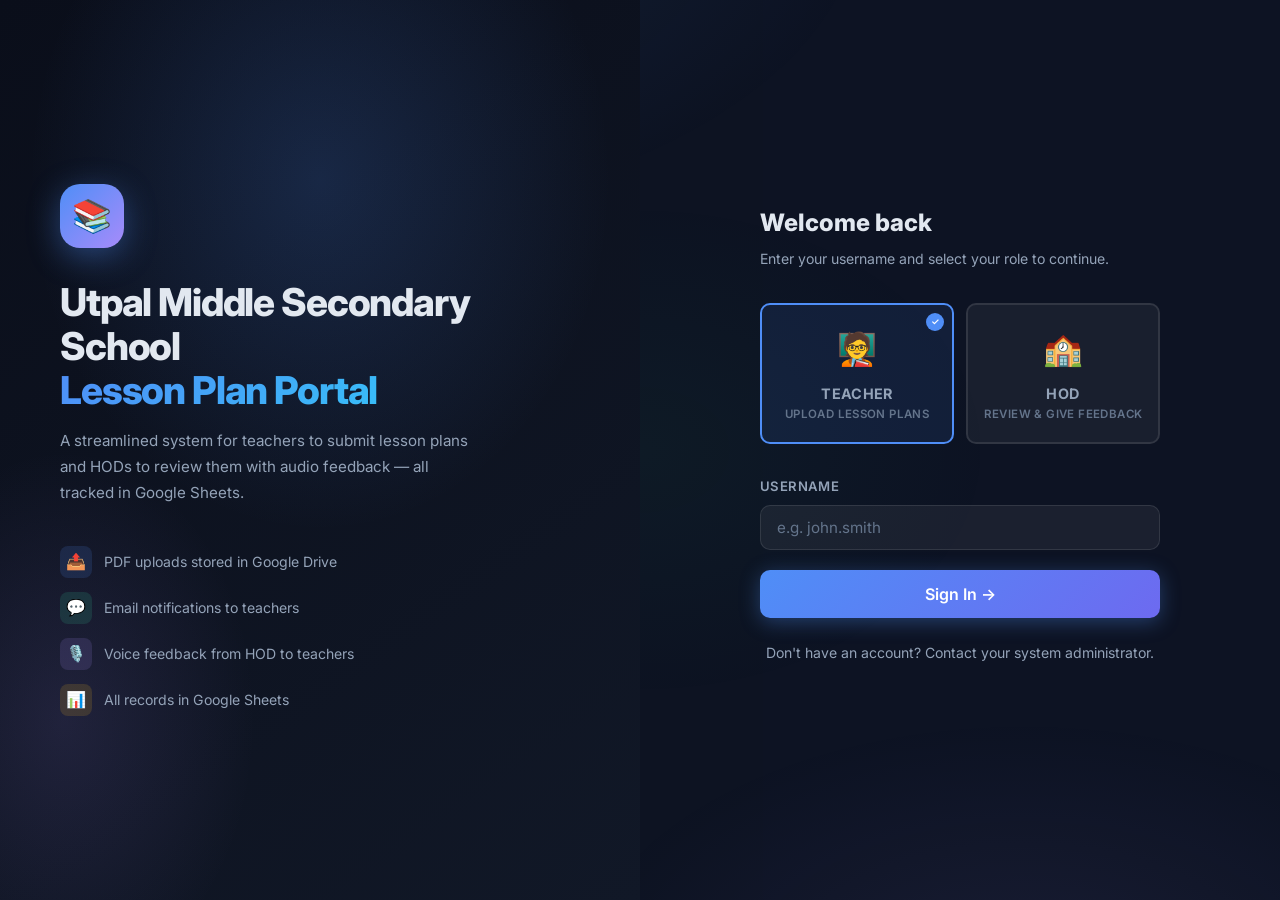
<file: index.html>
<!DOCTYPE html>
<html lang="en">

<head>
  <meta charset="UTF-8" />
  <meta name="viewport" content="width=device-width, initial-scale=1.0" />
  <title>Lesson Plan Portal — Login</title>
  <meta name="description"
    content="Secure portal for teachers to submit lesson plans and HODs to review and respond with feedback." />
  <link rel="stylesheet" href="style.css" />
  <style>
    .login-wrap {
      min-height: 100vh;
      display: grid;
      grid-template-columns: 1fr 1fr;
    }

    /* ── Left Panel ── */
    .login-hero {
      position: relative;
      background: linear-gradient(145deg, #0a0e1a 0%, #111827 100%);
      display: flex;
      flex-direction: column;
      justify-content: center;
      align-items: flex-start;
      padding: 60px;
      overflow: hidden;
    }

    .login-hero::before {
      content: '';
      position: absolute;
      inset: 0;
      background:
        radial-gradient(ellipse 70% 60% at 50% 20%, rgba(79, 142, 247, 0.18) 0%, transparent 65%),
        radial-gradient(ellipse 50% 50% at 10% 80%, rgba(167, 139, 250, 0.12) 0%, transparent 60%);
    }

    .hero-content {
      position: relative;
      z-index: 2;
      max-width: 420px;
    }

    .hero-logo {
      width: 64px;
      height: 64px;
      background: linear-gradient(135deg, var(--accent-blue), var(--accent-purple));
      border-radius: 20px;
      display: flex;
      align-items: center;
      justify-content: center;
      font-size: 2rem;
      margin-bottom: 32px;
      box-shadow: 0 8px 32px rgba(79, 142, 247, 0.4);
    }

    .hero-title {
      font-size: 2.4rem;
      font-weight: 800;
      line-height: 1.15;
      letter-spacing: -0.03em;
      margin-bottom: 16px;
    }

    .hero-title .highlight {
      background: linear-gradient(135deg, var(--accent-blue), var(--accent-teal));
      -webkit-background-clip: text;
      background-clip: text;
      -webkit-text-fill-color: transparent;
    }

    .hero-desc {
      font-size: 0.95rem;
      color: var(--text-secondary);
      line-height: 1.7;
      margin-bottom: 40px;
    }

    .feature-list {
      display: flex;
      flex-direction: column;
      gap: 14px;
    }

    .feature-item {
      display: flex;
      align-items: center;
      gap: 12px;
      font-size: 0.88rem;
      color: var(--text-secondary);
    }

    .feature-icon {
      width: 32px;
      height: 32px;
      border-radius: 8px;
      display: flex;
      align-items: center;
      justify-content: center;
      font-size: 1rem;
      flex-shrink: 0;
    }

    .fi-blue {
      background: rgba(79, 142, 247, 0.15);
    }

    .fi-green {
      background: rgba(52, 211, 153, 0.15);
    }

    .fi-purple {
      background: rgba(167, 139, 250, 0.15);
    }

    .fi-amber {
      background: rgba(251, 191, 36, 0.15);
    }

    /* ── Right Panel ── */
    .login-form-panel {
      display: flex;
      flex-direction: column;
      justify-content: center;
      align-items: center;
      padding: 60px 40px;
      background: rgba(15, 22, 41, 0.6);
    }

    .login-box {
      width: 100%;
      max-width: 400px;
    }

    .login-box h2 {
      font-size: 1.5rem;
      font-weight: 800;
      margin-bottom: 6px;
    }

    .login-box p {
      font-size: 0.88rem;
      color: var(--text-secondary);
      margin-bottom: 32px;
    }

    /* Role Cards */
    .role-picker {
      display: grid;
      grid-template-columns: 1fr 1fr;
      gap: 12px;
      margin-bottom: 24px;
    }

    .role-card {
      padding: 18px 14px;
      border: 2px solid var(--border);
      border-radius: var(--radius-sm);
      cursor: pointer;
      text-align: center;
      transition: var(--transition);
      background: var(--bg-card);
      position: relative;
    }

    .role-card input {
      display: none;
    }

    .role-card:hover {
      border-color: var(--border-active);
      background: rgba(79, 142, 247, 0.05);
    }

    .role-card.selected {
      border-color: var(--accent-blue);
      background: rgba(79, 142, 247, 0.1);
    }

    .role-card.selected.hod-card {
      border-color: var(--accent-purple);
      background: rgba(167, 139, 250, 0.1);
    }

    .role-emoji {
      font-size: 2rem;
      margin-bottom: 8px;
    }

    .role-name {
      font-size: 0.9rem;
      font-weight: 700;
    }

    .role-desc {
      font-size: 0.72rem;
      color: var(--text-muted);
    }

    .check-mark {
      position: absolute;
      top: 8px;
      right: 8px;
      width: 18px;
      height: 18px;
      border-radius: 50%;
      background: var(--accent-blue);
      color: #fff;
      font-size: 0.6rem;
      display: none;
      align-items: center;
      justify-content: center;
    }

    .role-card.selected .check-mark {
      display: flex;
    }

    .hod-card .check-mark {
      background: var(--accent-purple);
    }

    .login-footer {
      margin-top: 24px;
      text-align: center;
      font-size: 0.75rem;
      color: var(--text-muted);
    }

    @media (max-width: 768px) {
      .login-wrap {
        grid-template-columns: 1fr;
      }

      .login-hero {
        display: none;
      }

      .login-form-panel {
        padding: 40px 24px;
        min-height: 100vh;
      }
    }
  </style>
</head>

<body>
  <div class="login-wrap">

    <!-- ── Left: Hero ── -->
    <div class="login-hero">
      <div class="hero-content fade-in">
        <div class="hero-logo">📚</div>
        <h1 class="hero-title">
          Utpal Middle Secondary School<br />
          <span class="highlight">Lesson Plan Portal</span>
        </h1>
        <p class="hero-desc">
          A streamlined system for teachers to submit lesson plans and HODs to review them with audio feedback — all
          tracked in Google Sheets.
        </p>
        <div class="feature-list">
          <div class="feature-item">
            <div class="feature-icon fi-blue">📤</div>
            PDF uploads stored in Google Drive
          </div>
          <div class="feature-item">
            <div class="feature-icon fi-green">💬</div>
            Email notifications to teachers
          </div>
          <div class="feature-item">
            <div class="feature-icon fi-purple">🎙️</div>
            Voice feedback from HOD to teachers
          </div>
          <div class="feature-item">
            <div class="feature-icon fi-amber">📊</div>
            All records in Google Sheets
          </div>
        </div>
      </div>
    </div>

    <!-- ── Right: Login Form ── -->
    <div class="login-form-panel">
      <div class="login-box fade-in">
        <h2>Welcome back</h2>
        <p>Enter your username and select your role to continue.</p>

        <!-- Role Picker -->
        <div class="role-picker">
          <label class="role-card" id="role-teacher-card">
            <input type="radio" name="role" value="teacher" />
            <div class="check-mark">✓</div>
            <div class="role-emoji">🧑‍🏫</div>
            <div class="role-name">Teacher</div>
            <div class="role-desc">Upload lesson plans</div>
          </label>
          <label class="role-card hod-card" id="role-hod-card">
            <input type="radio" name="role" value="hod" />
            <div class="check-mark">✓</div>
            <div class="role-emoji">🏫</div>
            <div class="role-name">HOD</div>
            <div class="role-desc">Review &amp; give feedback</div>
          </label>
        </div>

        <!-- Form -->
        <form id="login-form">
          <div class="form-group">
            <label for="username">Username</label>
            <input type="text" id="username" placeholder="e.g. john.smith" autocomplete="username" required />
          </div>

          <div id="error-msg" style="
            display:none;
            padding: 10px 14px;
            background: rgba(248,113,113,0.1);
            border: 1px solid rgba(248,113,113,0.3);
            border-radius: 8px;
            color: var(--accent-red);
            font-size: 0.82rem;
            margin-bottom: 16px;
          "></div>

          <button type="submit" class="btn btn-primary btn-full btn-lg" id="login-btn">
            Sign In →
          </button>
        </form>

        <div class="login-footer">
          <p>Don't have an account? Contact your system administrator.</p>
        </div>
      </div>
    </div>
  </div>

  <script src="app.js"></script>
  <script>
    // ── Redirect if already logged in ──
    const existing = Auth.getSession();
    if (existing) {
      window.location.href = existing.role === 'hod' ? 'hod.html' : 'teacher.html';
    }

    // ── Role Picker UI ──
    let selectedRole = 'teacher';

    document.querySelectorAll('.role-card input[type="radio"]').forEach(radio => {
      // Default: select teacher
      if (radio.value === 'teacher') {
        radio.checked = true;
        radio.closest('.role-card').classList.add('selected');
      }

      radio.addEventListener('change', () => {
        document.querySelectorAll('.role-card').forEach(c => c.classList.remove('selected'));
        radio.closest('.role-card').classList.add('selected');
        selectedRole = radio.value;
      });
    });

    // ── Login Form ──
    const form = document.getElementById('login-form');
    const errorEl = document.getElementById('error-msg');
    const loginBtn = document.getElementById('login-btn');

    form.addEventListener('submit', async (e) => {
      e.preventDefault();
      const username = document.getElementById('username').value.trim();
      if (!username || !selectedRole) return;

      errorEl.style.display = 'none';
      loginBtn.disabled = true;
      loginBtn.innerHTML = '<span class="spinner"></span> Signing in…';

      try {
        const result = await API.login(username, selectedRole);

        if (result && result.success) {
          Auth.setSession({
            username: result.user.username,
            name: result.user.name,
            role: result.user.role.toLowerCase(),
            whatsapp: result.user.whatsapp,
          });

          // Redirect based on role
          const dest = result.user.role.toLowerCase() === 'hod' ? 'hod.html' : 'teacher.html';
          window.location.href = dest;
        } else {
          showError(result?.message || 'Invalid username or role. Please try again.');
        }
      } catch (err) {
        showError('Could not reach the server. Check your internet connection.');
        console.error(err);
      }

      loginBtn.disabled = false;
      loginBtn.innerHTML = 'Sign In →';
    });

    function showError(msg) {
      errorEl.textContent = msg;
      errorEl.style.display = 'block';
    }
  </script>
</body>

</html>
</file>
<file: style.css>
/* ═══════════════════════════════════════════════
   Lesson Plan Review System — Global Styles
   Dark Glassmorphism + Modern UI
═══════════════════════════════════════════════ */

@import url('https://fonts.googleapis.com/css2?family=Inter:wght@300;400;500;600;700;800&display=swap');

/* ── CSS Variables ── */
:root {
  --bg-deep: #0a0e1a;
  --bg-mid: #0f1629;
  --bg-card: rgba(255, 255, 255, 0.05);
  --bg-card-hover: rgba(255, 255, 255, 0.08);
  --border: rgba(255, 255, 255, 0.1);
  --border-active: rgba(99, 179, 237, 0.5);

  --accent-blue: #4f8ef7;
  --accent-teal: #38bdf8;
  --accent-green: #34d399;
  --accent-amber: #fbbf24;
  --accent-red: #f87171;
  --accent-purple: #a78bfa;

  --text-primary: #e2e8f0;
  --text-secondary: #94a3b8;
  --text-muted: #64748b;

  --radius: 16px;
  --radius-sm: 10px;
  --radius-xs: 6px;
  --shadow: 0 8px 32px rgba(0, 0, 0, 0.4);
  --shadow-glow: 0 0 40px rgba(79, 142, 247, 0.15);
  --transition: 0.25s cubic-bezier(0.4, 0, 0.2, 1);
}

/* ── Reset & Base ── */
*,
*::before,
*::after {
  box-sizing: border-box;
  margin: 0;
  padding: 0;
}

html {
  font-size: 16px;
  scroll-behavior: smooth;
}

body {
  font-family: 'Inter', system-ui, sans-serif;
  background: var(--bg-deep);
  color: var(--text-primary);
  min-height: 100vh;
  overflow-x: hidden;
  line-height: 1.6;
}

/* ── Animated Background ── */
body::before {
  content: '';
  position: fixed;
  inset: 0;
  background:
    radial-gradient(ellipse 80% 60% at 20% -10%, rgba(79, 142, 247, 0.12) 0%, transparent 60%),
    radial-gradient(ellipse 60% 50% at 80% 110%, rgba(167, 139, 250, 0.08) 0%, transparent 60%),
    radial-gradient(ellipse 40% 40% at 50% 50%, rgba(52, 211, 153, 0.04) 0%, transparent 70%);
  pointer-events: none;
  z-index: 0;
}

/* ── Layout ── */
.container {
  position: relative;
  z-index: 1;
  max-width: 1200px;
  margin: 0 auto;
  padding: 0 24px;
}

/* ── Navbar ── */
.navbar {
  position: sticky;
  top: 0;
  z-index: 100;
  backdrop-filter: blur(20px);
  -webkit-backdrop-filter: blur(20px);
  background: rgba(10, 14, 26, 0.85);
  border-bottom: 1px solid var(--border);
  padding: 0 24px;
}

.navbar-inner {
  max-width: 1200px;
  margin: 0 auto;
  display: flex;
  align-items: center;
  justify-content: space-between;
  height: 64px;
}

.nav-brand {
  display: flex;
  align-items: center;
  gap: 10px;
  text-decoration: none;
}

.nav-logo {
  width: 36px;
  height: 36px;
  background: linear-gradient(135deg, var(--accent-blue), var(--accent-purple));
  border-radius: 10px;
  display: flex;
  align-items: center;
  justify-content: center;
  font-size: 18px;
  box-shadow: 0 4px 16px rgba(79, 142, 247, 0.3);
}

.nav-title {
  font-size: 1rem;
  font-weight: 700;
  color: var(--text-primary);
  letter-spacing: -0.01em;
}

.nav-subtitle {
  font-size: 0.7rem;
  color: var(--text-muted);
  letter-spacing: 0.05em;
  text-transform: uppercase;
}

.nav-user {
  display: flex;
  align-items: center;
  gap: 12px;
}

.nav-badge {
  padding: 4px 12px;
  border-radius: 20px;
  font-size: 0.72rem;
  font-weight: 600;
  letter-spacing: 0.05em;
  text-transform: uppercase;
}

.badge-teacher {
  background: rgba(52, 211, 153, 0.15);
  color: var(--accent-green);
  border: 1px solid rgba(52, 211, 153, 0.3);
}

.badge-hod {
  background: rgba(167, 139, 250, 0.15);
  color: var(--accent-purple);
  border: 1px solid rgba(167, 139, 250, 0.3);
}

.badge-info {
  background: rgba(79, 142, 247, 0.15);
  color: var(--accent-blue);
  border: 1px solid rgba(79, 142, 247, 0.3);
}

.nav-logout {
  padding: 6px 16px;
  background: rgba(248, 113, 113, 0.1);
  border: 1px solid rgba(248, 113, 113, 0.3);
  border-radius: 8px;
  color: var(--accent-red);
  font-size: 0.8rem;
  font-weight: 600;
  cursor: pointer;
  transition: var(--transition);
  text-decoration: none;
}

.nav-logout:hover {
  background: rgba(248, 113, 113, 0.2);
}

/* ── Cards / Glass Panels ── */
.card {
  background: var(--bg-card);
  backdrop-filter: blur(16px);
  -webkit-backdrop-filter: blur(16px);
  border: 1px solid var(--border);
  border-radius: var(--radius);
  padding: 28px;
  transition: var(--transition);
  box-shadow: var(--shadow);
}

.card:hover {
  background: var(--bg-card-hover);
  border-color: rgba(255, 255, 255, 0.15);
}

.card-sm {
  padding: 18px;
  border-radius: var(--radius-sm);
}

.card-header {
  margin-bottom: 20px;
}

.card-title {
  font-size: 1.1rem;
  font-weight: 700;
  color: var(--text-primary);
}

.card-subtitle {
  font-size: 0.82rem;
  color: var(--text-secondary);
  margin-top: 4px;
}

/* ── Buttons ── */
.btn {
  display: inline-flex;
  align-items: center;
  justify-content: center;
  gap: 8px;
  padding: 10px 22px;
  border: none;
  border-radius: var(--radius-sm);
  font-family: inherit;
  font-size: 0.9rem;
  font-weight: 600;
  cursor: pointer;
  transition: var(--transition);
  text-decoration: none;
  white-space: nowrap;
  position: relative;
  overflow: hidden;
}

.btn::after {
  content: '';
  position: absolute;
  inset: 0;
  background: rgba(255, 255, 255, 0);
  transition: var(--transition);
}

.btn:hover::after {
  background: rgba(255, 255, 255, 0.08);
}

.btn:active {
  transform: scale(0.97);
}

.btn-primary {
  background: linear-gradient(135deg, var(--accent-blue), #6d6af0);
  color: #fff;
  box-shadow: 0 4px 20px rgba(79, 142, 247, 0.35);
}

.btn-primary:hover {
  box-shadow: 0 6px 28px rgba(79, 142, 247, 0.5);
  transform: translateY(-1px);
}

.btn-success {
  background: linear-gradient(135deg, var(--accent-green), #059669);
  color: #fff;
  box-shadow: 0 4px 16px rgba(52, 211, 153, 0.3);
}

.btn-success:hover {
  box-shadow: 0 6px 24px rgba(52, 211, 153, 0.45);
  transform: translateY(-1px);
}

.btn-danger {
  background: linear-gradient(135deg, var(--accent-red), #dc2626);
  color: #fff;
  box-shadow: 0 4px 16px rgba(248, 113, 113, 0.3);
}

.btn-secondary {
  background: rgba(255, 255, 255, 0.08);
  color: var(--text-primary);
  border: 1px solid var(--border);
}

.btn-secondary:hover {
  background: rgba(255, 255, 255, 0.12);
}

.btn-ghost {
  background: transparent;
  color: var(--accent-blue);
  border: 1px solid rgba(79, 142, 247, 0.4);
}

.btn-ghost:hover {
  background: rgba(79, 142, 247, 0.1);
}

.btn-sm {
  padding: 6px 14px;
  font-size: 0.8rem;
  border-radius: var(--radius-xs);
}

.btn-lg {
  padding: 14px 32px;
  font-size: 1rem;
}

.btn-full {
  width: 100%;
}

.btn:disabled {
  opacity: 0.45;
  cursor: not-allowed;
  transform: none !important;
}

/* ── Form Elements ── */
.form-group {
  margin-bottom: 20px;
}

label {
  display: block;
  font-size: 0.82rem;
  font-weight: 600;
  color: var(--text-secondary);
  margin-bottom: 8px;
  letter-spacing: 0.03em;
  text-transform: uppercase;
}

input[type="text"],
input[type="password"],
select,
textarea {
  width: 100%;
  padding: 12px 16px;
  background: rgba(255, 255, 255, 0.06);
  border: 1px solid var(--border);
  border-radius: var(--radius-sm);
  color: var(--text-primary);
  font-family: inherit;
  font-size: 0.95rem;
  transition: var(--transition);
  outline: none;
  appearance: none;
}

input:focus,
select:focus,
textarea:focus {
  border-color: var(--border-active);
  background: rgba(255, 255, 255, 0.08);
  box-shadow: 0 0 0 3px rgba(79, 142, 247, 0.12);
}

input::placeholder,
textarea::placeholder {
  color: var(--text-muted);
}

select option {
  background: var(--bg-mid);
  color: var(--text-primary);
}

/* ── Drop Zone ── */
.drop-zone {
  border: 2px dashed var(--border);
  border-radius: var(--radius);
  padding: 48px 24px;
  text-align: center;
  cursor: pointer;
  transition: var(--transition);
  position: relative;
}

.drop-zone.drag-over,
.drop-zone:hover {
  border-color: var(--accent-blue);
  background: rgba(79, 142, 247, 0.06);
}

.drop-zone input[type="file"] {
  position: absolute;
  inset: 0;
  opacity: 0;
  cursor: pointer;
  width: 100%;
  height: 100%;
}

.drop-icon {
  font-size: 3rem;
  margin-bottom: 12px;
}

.drop-text {
  font-size: 1rem;
  font-weight: 600;
  color: var(--text-primary);
}

.drop-hint {
  font-size: 0.8rem;
  color: var(--text-muted);
  margin-top: 4px;
}

/* ── Table ── */
.table-wrap {
  overflow-x: auto;
  border-radius: var(--radius-sm);
}

table {
  width: 100%;
  border-collapse: collapse;
  font-size: 0.88rem;
}

thead th {
  padding: 12px 16px;
  text-align: left;
  font-size: 0.72rem;
  font-weight: 700;
  letter-spacing: 0.06em;
  text-transform: uppercase;
  color: var(--text-muted);
  border-bottom: 1px solid var(--border);
  background: rgba(255, 255, 255, 0.02);
}

tbody td {
  padding: 14px 16px;
  border-bottom: 1px solid rgba(255, 255, 255, 0.04);
  color: var(--text-secondary);
  vertical-align: middle;
}

tbody tr:hover td {
  background: rgba(255, 255, 255, 0.03);
  color: var(--text-primary);
}

tbody tr:last-child td {
  border-bottom: none;
}

/* ── Status Badges ── */
.status {
  display: inline-flex;
  align-items: center;
  gap: 6px;
  padding: 3px 10px;
  border-radius: 20px;
  font-size: 0.72rem;
  font-weight: 700;
  letter-spacing: 0.04em;
  text-transform: uppercase;
}

.status::before {
  content: '';
  width: 6px;
  height: 6px;
  border-radius: 50%;
  display: inline-block;
}

.status-pending {
  background: rgba(251, 191, 36, 0.12);
  color: var(--accent-amber);
  border: 1px solid rgba(251, 191, 36, 0.3);
}

.status-pending::before {
  background: var(--accent-amber);
}

.status-reviewed {
  background: rgba(52, 211, 153, 0.12);
  color: var(--accent-green);
  border: 1px solid rgba(52, 211, 153, 0.3);
}

.status-reviewed::before {
  background: var(--accent-green);
  animation: pulse 2s infinite;
}

.status-new {
  background: rgba(79, 142, 247, 0.12);
  color: var(--accent-blue);
  border: 1px solid rgba(79, 142, 247, 0.3);
}

.status-new::before {
  background: var(--accent-blue);
  animation: pulse 2s infinite;
}

/* ── Progress Bar ── */
.progress-wrap {
  margin: 12px 0;
}

.progress-bar {
  height: 6px;
  background: rgba(255, 255, 255, 0.08);
  border-radius: 3px;
  overflow: hidden;
}

.progress-fill {
  height: 100%;
  background: linear-gradient(90deg, var(--accent-blue), var(--accent-teal));
  border-radius: 3px;
  transition: width 0.4s ease;
  width: 0%;
}

/* ── Toast Notifications ── */
#toast-container {
  position: fixed;
  bottom: 24px;
  right: 24px;
  z-index: 9999;
  display: flex;
  flex-direction: column;
  gap: 10px;
}

.toast {
  display: flex;
  align-items: center;
  gap: 12px;
  padding: 14px 20px;
  border-radius: var(--radius-sm);
  font-size: 0.88rem;
  font-weight: 500;
  backdrop-filter: blur(20px);
  border: 1px solid var(--border);
  box-shadow: var(--shadow);
  animation: slideIn 0.3s ease;
  min-width: 280px;
  max-width: 380px;
}

.toast-success {
  background: rgba(52, 211, 153, 0.15);
  border-color: rgba(52, 211, 153, 0.4);
  color: var(--accent-green);
}

.toast-error {
  background: rgba(248, 113, 113, 0.15);
  border-color: rgba(248, 113, 113, 0.4);
  color: var(--accent-red);
}

.toast-info {
  background: rgba(79, 142, 247, 0.15);
  border-color: rgba(79, 142, 247, 0.4);
  color: var(--accent-blue);
}

/* ── Divider ── */
.divider {
  height: 1px;
  background: var(--border);
  margin: 24px 0;
}

/* ── Grid Utilities ── */
.grid-2 {
  display: grid;
  grid-template-columns: 1fr 1fr;
  gap: 20px;
}

.grid-3 {
  display: grid;
  grid-template-columns: repeat(3, 1fr);
  gap: 20px;
}

/* ── Stat Cards ── */
.stat-card {
  padding: 20px 24px;
  background: var(--bg-card);
  border: 1px solid var(--border);
  border-radius: var(--radius);
  display: flex;
  align-items: center;
  gap: 16px;
}

.stat-icon {
  font-size: 2rem;
}

.stat-value {
  font-size: 1.8rem;
  font-weight: 800;
  color: var(--text-primary);
}

.stat-label {
  font-size: 0.78rem;
  color: var(--text-muted);
  text-transform: uppercase;
  letter-spacing: 0.05em;
}

/* ── Audio Recorder ── */
.recorder-ui {
  display: flex;
  flex-direction: column;
  align-items: center;
  gap: 20px;
  padding: 32px;
}

.record-btn {
  width: 72px;
  height: 72px;
  border-radius: 50%;
  border: 3px solid var(--accent-red);
  background: rgba(248, 113, 113, 0.1);
  display: flex;
  align-items: center;
  justify-content: center;
  font-size: 1.8rem;
  cursor: pointer;
  transition: var(--transition);
  position: relative;
}

.record-btn.recording {
  background: rgba(248, 113, 113, 0.25);
  box-shadow: 0 0 0 0 rgba(248, 113, 113, 0.5);
  animation: ripple 1.5s infinite;
}

.record-timer {
  font-size: 2rem;
  font-weight: 800;
  font-variant-numeric: tabular-nums;
  color: var(--text-primary);
}

.record-status {
  font-size: 0.82rem;
  color: var(--text-secondary);
}

audio {
  width: 100%;
  border-radius: var(--radius-sm);
  filter: invert(0.9) hue-rotate(180deg);
}

/* ── Spinner ── */
.spinner {
  width: 20px;
  height: 20px;
  border: 3px solid rgba(255, 255, 255, 0.2);
  border-top-color: #fff;
  border-radius: 50%;
  animation: spin 0.7s linear infinite;
  display: inline-block;
}

/* ── Empty State ── */
.empty-state {
  text-align: center;
  padding: 60px 24px;
  color: var(--text-muted);
}

.empty-icon {
  font-size: 3rem;
  margin-bottom: 12px;
}

.empty-text {
  font-size: 1rem;
  font-weight: 600;
  color: var(--text-secondary);
}

.empty-sub {
  font-size: 0.82rem;
  margin-top: 4px;
}

/* ── Page Hero ── */
.page-hero {
  padding: 40px 0 28px;
}

.page-title {
  font-size: 1.8rem;
  font-weight: 800;
  color: var(--text-primary);
  letter-spacing: -0.02em;
}

.page-title span {
  background: linear-gradient(135deg, var(--accent-blue), var(--accent-teal));
  -webkit-background-clip: text;
  background-clip: text;
  -webkit-text-fill-color: transparent;
}

.page-desc {
  font-size: 0.9rem;
  color: var(--text-secondary);
  margin-top: 6px;
}

/* ── Scrollbar ── */
::-webkit-scrollbar {
  width: 6px;
  height: 6px;
}

::-webkit-scrollbar-track {
  background: transparent;
}

::-webkit-scrollbar-thumb {
  background: rgba(255, 255, 255, 0.15);
  border-radius: 3px;
}

::-webkit-scrollbar-thumb:hover {
  background: rgba(255, 255, 255, 0.25);
}

/* ── Animations ── */
@keyframes slideIn {
  from {
    transform: translateX(100%);
    opacity: 0;
  }

  to {
    transform: translateX(0);
    opacity: 1;
  }
}

@keyframes spin {
  to {
    transform: rotate(360deg);
  }
}

@keyframes pulse {

  0%,
  100% {
    opacity: 1;
  }

  50% {
    opacity: 0.4;
  }
}

@keyframes ripple {
  0% {
    box-shadow: 0 0 0 0 rgba(248, 113, 113, 0.4);
  }

  70% {
    box-shadow: 0 0 0 20px rgba(248, 113, 113, 0);
  }

  100% {
    box-shadow: 0 0 0 0 rgba(248, 113, 113, 0);
  }
}

@keyframes fadeInUp {
  from {
    opacity: 0;
    transform: translateY(20px);
  }

  to {
    opacity: 1;
    transform: translateY(0);
  }
}

.fade-in {
  animation: fadeInUp 0.5s ease both;
}

/* ── Responsive ── */
@media (max-width: 768px) {

  .grid-2,
  .grid-3 {
    grid-template-columns: 1fr;
  }

  .page-title {
    font-size: 1.4rem;
  }

  .card {
    padding: 20px;
  }

  .navbar-inner {
    padding: 0;
  }

  .nav-title {
    display: none;
  }
}
</file>
